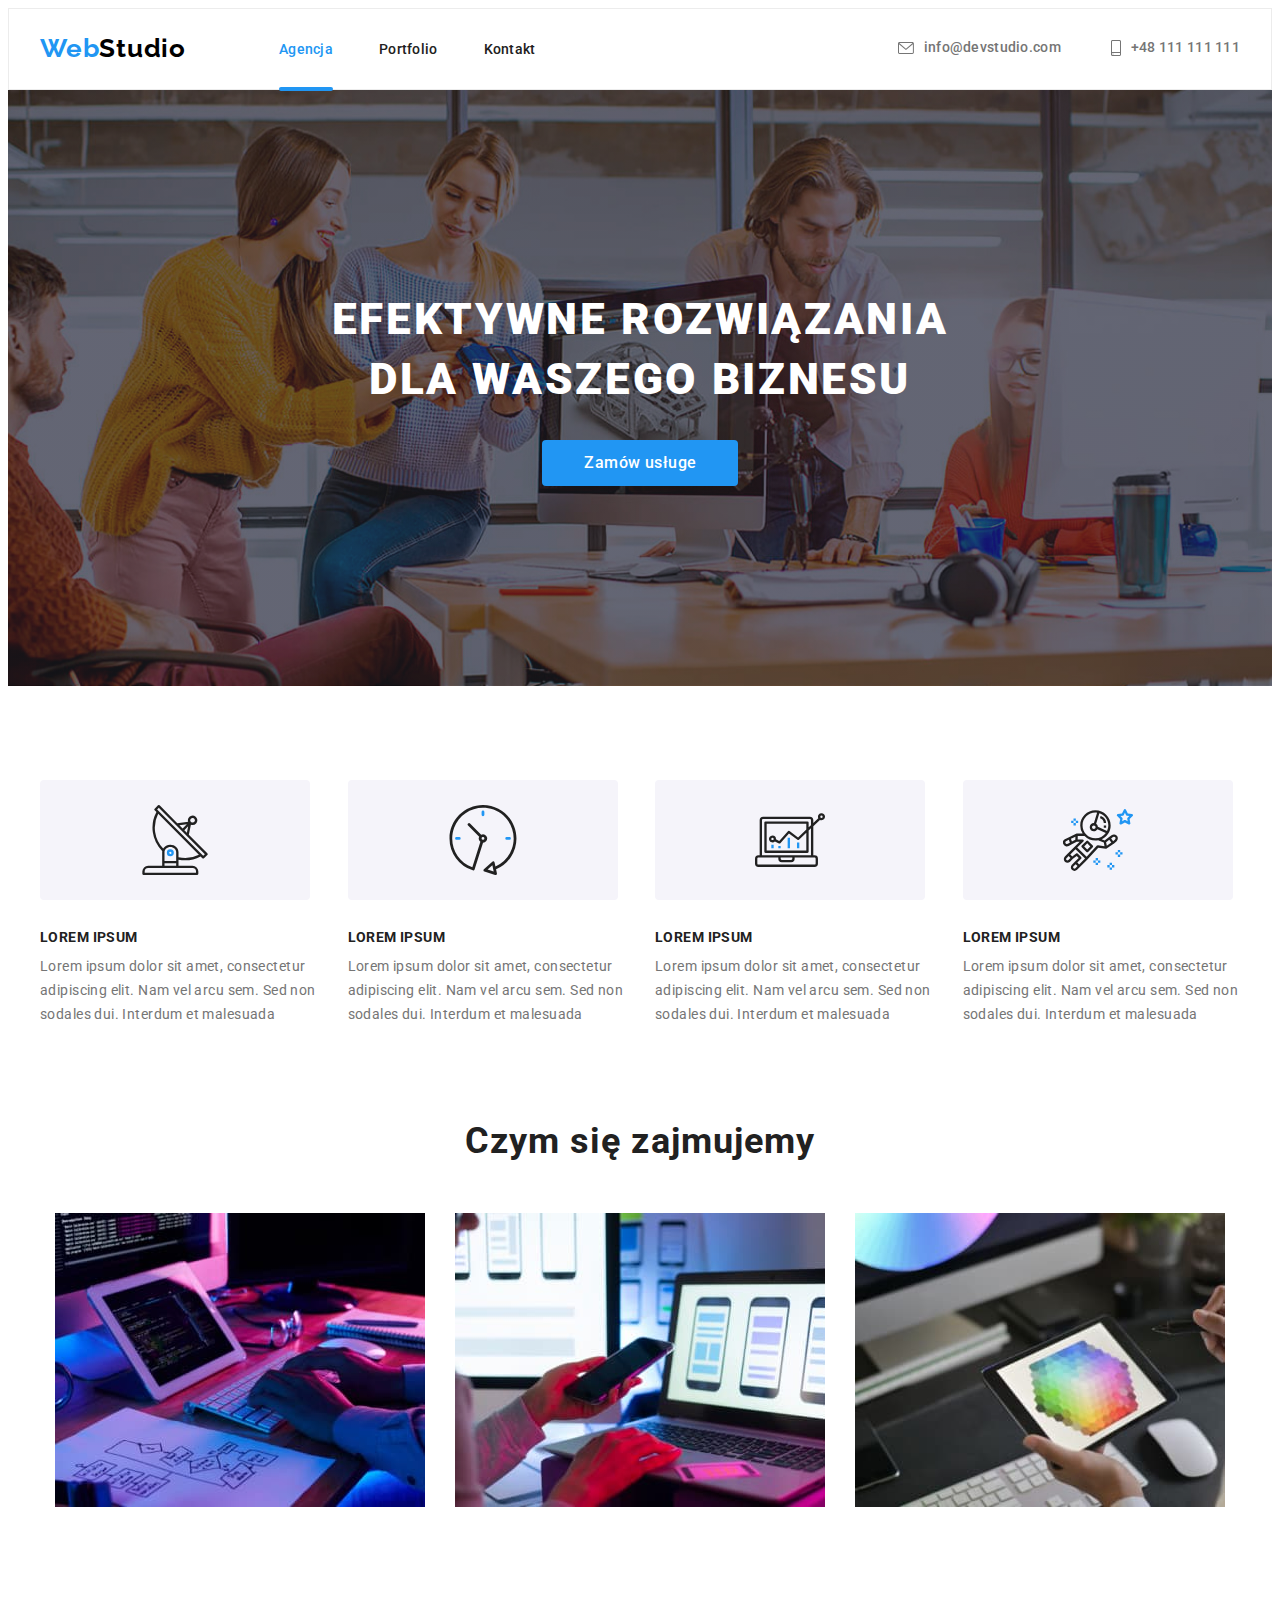
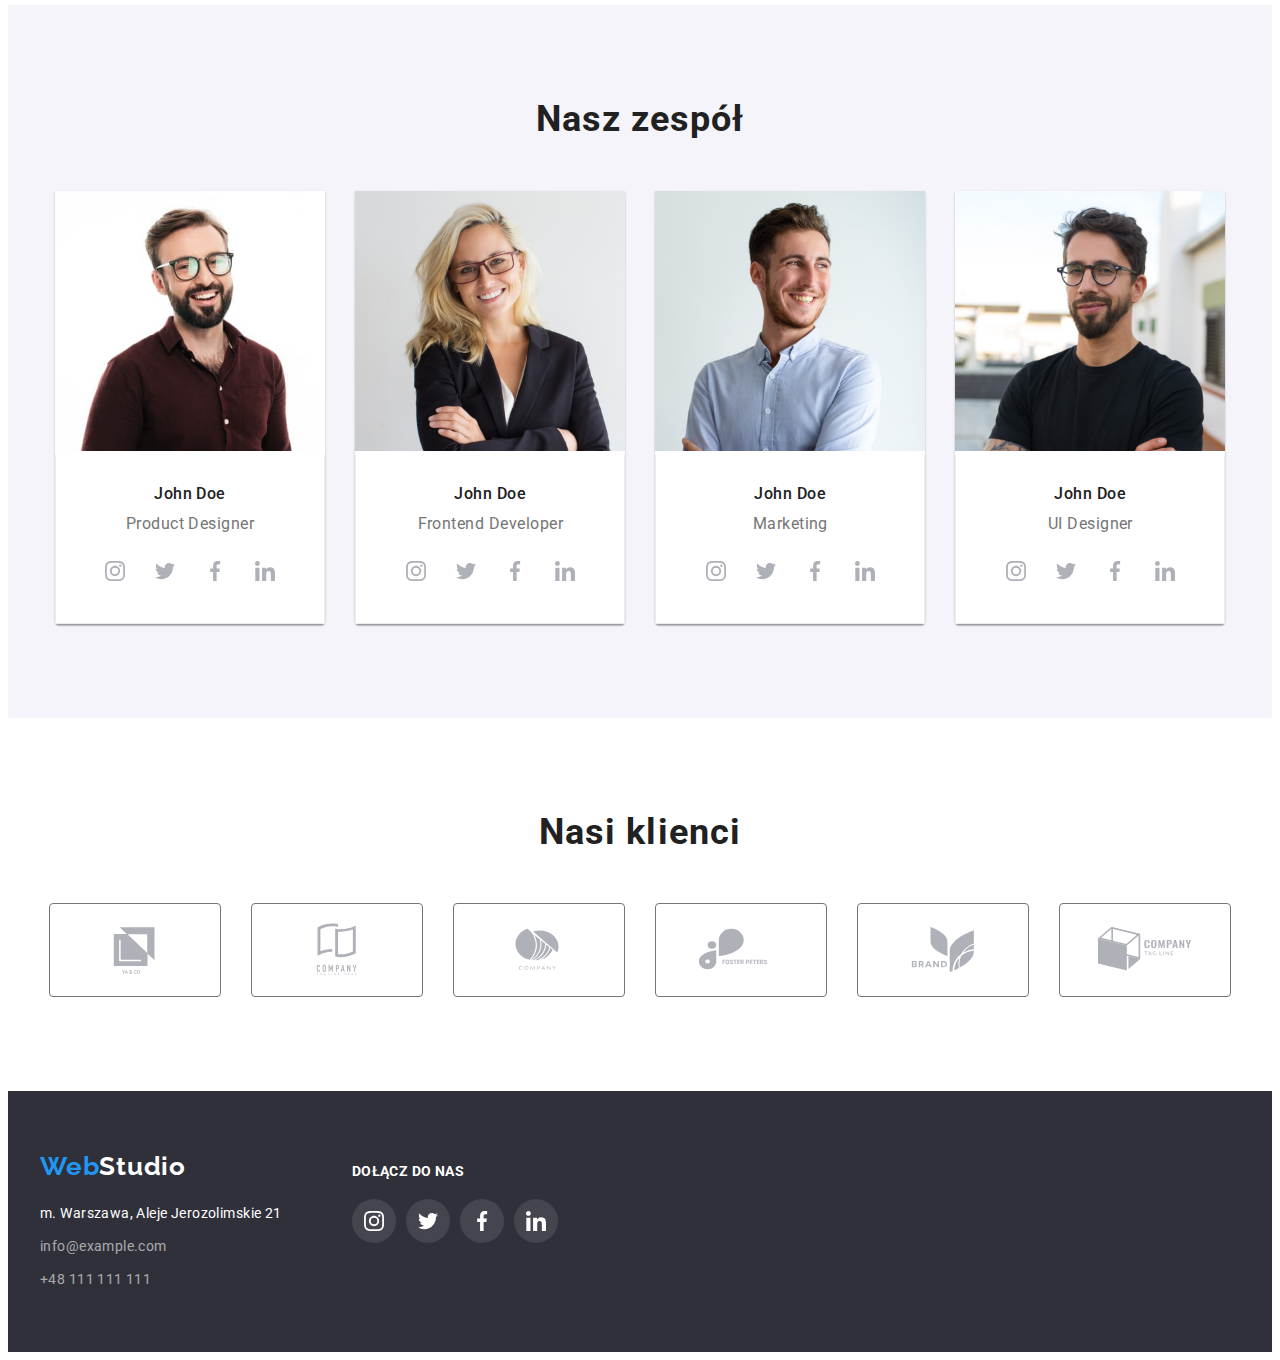
<file: index.html>
<!DOCTYPE html>
<html lang="en">
  <head>
    <meta charset="UTF-8" />
    <meta http-equiv="X-UA-Compatible" content="IE=edge" />
    <meta name="viewport" content="width=device-width, initial-scale=1.0" />
    <link
      rel="stylesheet"
      href="https://cdnjs.cloudflare.com/ajax/libs/modern-normalize/1.1.0/modern-normalize.min.css"
      integrity="sha512-wpPYUAdjBVSE4KJnH1VR1HeZfpl1ub8YT/NKx4PuQ5NmX2tKuGu6U/JRp5y+Y8XG2tV+wKQpNHVUX03MfMFn9Q=="
      crossorigin="anonymous"
      referrerpolicy="no-referrer"
    />
    <link rel="preconnect" href="https://fonts.googleapis.com" />
    <link rel="preconnect" href="https://fonts.gstatic.com" crossorigin />
    <link
      href="https://fonts.googleapis.com/css2?family=Raleway:ital,wght@0,700;1,700&family=Roboto:ital,wght@0,400;0,500;0,700;0,900;1,400;1,500;1,700;1,900&display=swap"
      rel="stylesheet"
    />
    <link rel="stylesheet" href="./css/styles.css" />
    <title>Studio</title>
  </head>
  <body>
    <header class="top">
      <section class="container flex">
        <nav class="navigation">
          <a class="logo" href="index.html"
            ><span class="color-logo">Web</span>Studio</a
          >
          <ul class="list nav">
            <li class="navigation-item">
              <a class="header-item current" href="index.html">Agencja</a>
            </li>
            <li class="navigation-item">
              <a class="header-item" href="portfolio.html">Portfolio</a>
            </li>
            <li class="navigation-item">
              <a class="header-item" href="/">Kontakt</a>
            </li>
          </ul>
        </nav>
        <ul class="list nav-contact">
          <li>
            <a class="contact-header" href="mailto:info@devstudio.com">
              <svg class="contact-icon" width="16" height="12">
                <use href="images/icons.svg#icon-mail"></use>
              </svg>
              info@devstudio.com
            </a>
          </li>
          <li>
            <a class="contact-header" href="tel:+48111111111"
              ><svg class="contact-icon" width="10" height="16">
                <use href="images/icons.svg#icon-smartphone1"></use></svg
              >+48 111 111 111</a
            >
          </li>
        </ul>
      </section>
    </header>
    <main>
      <section class="topic-container">
        <div class="container">
          <h1 class="topic">
            Efektywne rozwiązania <br />
            dla waszego biznesu
          </h1>
          <button
            class="main-button button-order"
            data-modal-open
            type="button"
          >
            Zamów usługe
          </button>
        </div>
      </section>

      <section class="text-containter">
        <h2 class="visually-hidden">
          Lorem ipsum dolor, sit amet consectetur adipisicing elit. Veritatis
          dicta autem ipsam, quae excepturi iste.
        </h2>
        <ul class="list container lorem">
          <li>
            <div class="description-icon">
              <svg class="icon icon-antenna" width="70" height="70">
                <use xlink:href="images/icons.svg#icon-antenna"></use>
              </svg>
            </div>
            <span class="list-item">LOREM IPSUM</span>
            <p class="list-content">
              Lorem ipsum dolor sit amet, consectetur adipiscing elit. Nam vel
              arcu sem. Sed non sodales dui. Interdum et malesuada
            </p>
          </li>
          <li>
            <div class="description-icon">
              <svg class="icon icon-clock" width="70" height="70">
                <use xlink:href="images/icons.svg#icon-clock"></use>
              </svg>
            </div>
            <span class="list-item">LOREM IPSUM</span>
            <p class="list-content">
              Lorem ipsum dolor sit amet, consectetur adipiscing elit. Nam vel
              arcu sem. Sed non sodales dui. Interdum et malesuada
            </p>
          </li>
          <li>
            <div class="description-icon">
              <svg class="icon icon-diagram" width="70" height="70">
                <use xlink:href="images/icons.svg#icon-diagram"></use>
              </svg>
            </div>
            <span class="list-item">LOREM IPSUM</span>
            <p class="list-content">
              Lorem ipsum dolor sit amet, consectetur adipiscing elit. Nam vel
              arcu sem. Sed non sodales dui. Interdum et malesuada
            </p>
          </li>
          <li>
            <div class="description-icon">
              <svg class="icon icon-astronaut" width="70" height="70">
                <use xlink:href="images/icons.svg#icon-astronaut"></use>
              </svg>
            </div>
            <span class="list-item">LOREM IPSUM</span>
            <p class="list-content">
              Lorem ipsum dolor sit amet, consectetur adipiscing elit. Nam vel
              arcu sem. Sed non sodales dui. Interdum et malesuada
            </p>
          </li>
        </ul>
      </section>
      <section class="section">
        <div class="container">
          <h2 class="job caption">Czym się zajmujemy</h2>
          <ul class="list pictures">
            <li>
              <img
                src="images/desk_with_keyboard.jpg"
                alt="biurko z klawiaturą i monitorem"
                height="294"
              />
            </li>
            <li>
              <img
                src="images/desk_with_laptop.jpg"
                alt="laptop leżący na biurku"
                height="294"
              />
            </li>
            <li>
              <img
                src="images/desk_with_tablet.jpg"
                alt="tablet z wyborem kolorów"
                height="294"
              />
            </li>
          </ul>
        </div>
      </section>
      <section class="employees-section section">
        <span class="caption">Nasz zespół</span>
        <ul class="list pictures">
          <li class="pictures-item">
            <img
              src="images/john_doe_the_man_with_glasses_first.jpg"
              alt="John Doe mężczyzna z okularami"
              height="260"
            />
            <div class="section-wrapper">
              <span class="section-item">John Doe</span>
              <span class="section-content">Product Designer</span>
              <ul class="team-contact list">
                <li class="team-list-icon">
                  <svg class="team-icon" width="20" height="20">
                    <use xlink:href="images/icons.svg#icon-instagram"></use>
                  </svg>
                </li>
                <li class="team-list-icon">
                  <svg class="team-icon" width="20" height="20">
                    <use xlink:href="images/icons.svg#icon-twitter"></use>
                  </svg>
                </li>
                <li class="team-list-icon">
                  <svg class="team-icon" width="20" height="20">
                    <use xlink:href="images/icons.svg#icon-facebook"></use>
                  </svg>
                </li>
                <li class="team-list-icon">
                  <svg class="team-icon" width="20" height="20">
                    <use xlink:href="images/icons.svg#icon-linkedin"></use>
                  </svg>
                </li>
              </ul>
            </div>
          </li>
          <li class="pictures-item">
            <img
              src="images/john_doe_woman.jpg"
              alt="John Doe kobieta z okularami"
              height="260"
            />
            <div class="section-wrapper">
              <span class="section-item">John Doe</span>
              <span class="section-content">Frontend Developer</span>
              <ul class="team-contact list">
                <li class="team-list-icon">
                  <svg class="team-icon icon-instagram" width="20" height="20">
                    <use xlink:href="images/icons.svg#icon-instagram"></use>
                  </svg>
                </li>
                <li class="team-list-icon">
                  <svg class="team-icon icon-twitter" width="20" height="20">
                    <use xlink:href="images/icons.svg#icon-twitter"></use>
                  </svg>
                </li>
                <li class="team-list-icon">
                  <svg class="team-icon icon-facebook" width="20" height="20">
                    <use xlink:href="images/icons.svg#icon-facebook"></use>
                  </svg>
                </li>
                <li class="team-list-icon">
                  <svg class="team-icon icon-linkedin" width="20" height="20">
                    <use xlink:href="images/icons.svg#icon-linkedin"></use>
                  </svg>
                </li>
              </ul>
            </div>
          </li>
          <li class="pictures-item">
            <img
              src="images/john_doe_man_without_glasses.jpg"
              alt="John Doe mężczyzna bez okularów"
              height="260"
            />
            <div class="section-wrapper">
              <span class="section-item">John Doe</span>
              <span class="section-content">Marketing</span>
              <ul class="team-contact list">
                <li class="team-list-icon">
                  <svg class="team-icon icon-instagram" width="20" height="20">
                    <use xlink:href="images/icons.svg#icon-instagram"></use>
                  </svg>
                </li>
                <li class="team-list-icon">
                  <svg class="team-icon icon-twitter" width="20" height="20">
                    <use xlink:href="images/icons.svg#icon-twitter"></use>
                  </svg>
                </li>
                <li class="team-list-icon">
                  <svg class="team-icon icon-facebook" width="20" height="20">
                    <use xlink:href="images/icons.svg#icon-facebook"></use>
                  </svg>
                </li>
                <li class="team-list-icon">
                  <svg class="team-icon icon-linkedin" width="20" height="20">
                    <use xlink:href="images/icons.svg#icon-linkedin"></use>
                  </svg>
                </li>
              </ul>
            </div>
          </li>
          <li class="pictures-item">
            <img
              src="images/john_doe_the_man_with_glasses_second.jpg"
              alt="John Doe mężczyzna z okularami"
              height="260"
            />
            <div class="section-wrapper">
              <span class="section-item">John Doe</span>
              <span class="section-content">UI Designer</span>
              <ul class="team-contact list">
                <li class="team-list-icon">
                  <svg class="team-icon icon-instagram" width="20" height="20">
                    <use xlink:href="images/icons.svg#icon-instagram"></use>
                  </svg>
                </li>
                <li class="team-list-icon">
                  <svg class="team-icon icon-twitter" width="20" height="20">
                    <use xlink:href="images/icons.svg#icon-twitter"></use>
                  </svg>
                </li>
                <li class="team-list-icon">
                  <svg class="team-icon icon-facebook" width="20" height="20">
                    <use xlink:href="images/icons.svg#icon-facebook"></use>
                  </svg>
                </li>
                <li class="team-list-icon">
                  <svg class="team-icon icon-linkedin" width="20" height="20">
                    <use xlink:href="images/icons.svg#icon-linkedin"></use>
                  </svg>
                </li>
              </ul>
            </div>
          </li>
        </ul>
      </section>
      <section class="clients section">
        <h2 class="caption">Nasi klienci</h2>
        <ul class="clients-list list">
          <li class="clients-item">
            <svg class="clients-icon icon-logo1" width="106" height="60,04">
              <use xlink:href="images/icons.svg#icon-logo1"></use>
            </svg>
          </li>
          <li class="clients-item">
            <svg class="clients-icon icon-logo2" width="106" height="60,04">
              <use xlink:href="images/icons.svg#icon-logo2"></use>
            </svg>
          </li>
          <li class="clients-item">
            <svg class="clients-icon icon-logo3" width="106" height="60,04">
              <use xlink:href="images/icons.svg#icon-logo3"></use>
            </svg>
          </li>
          <li class="clients-item">
            <svg class="clients-icon icon-logo4" width="106" height="60,04">
              <use xlink:href="images/icons.svg#icon-logo4"></use>
            </svg>
          </li>
          <li class="clients-item">
            <svg class="clients-icon icon-logo5" width="106" height="60,04">
              <use xlink:href="images/icons.svg#icon-logo5"></use>
            </svg>
          </li>
          <li class="clients-item">
            <svg class="clients-icon icon-logo6" width="106" height="60,04">
              <use xlink:href="images/icons.svg#icon-logo6"></use>
            </svg>
          </li>
        </ul>
      </section>
    </main>
    <footer class="bottom-of-the-page">
      <section class="container footer-flex">
        <div class="our-address">
          <a class="logo" href="/"><span class="color-logo">Web</span>Studio</a>
          <div class="adress-wrapper">
            <address class="information">
              <ul class="list">
                <li class="address city">
                  m. Warszawa, Aleje Jerozolimskie 21
                </li>
                <li class="email">
                  <a class="address-footer" href="mailto:info@example.com"
                    >info@example.com</a
                  >
                </li>
                <li>
                  <a class="address-footer" href="tel:+48111111111"
                    >+48 111 111 111</a
                  >
                </li>
              </ul>
            </address>
          </div>
        </div>
        <div class="join-main">
          <p class="address-join">Dołącz do nas</p>
          <ul class="address-contact list">
            <li class="address-join-item">
              <svg class="address-icon icon-instagram" width="20" height="20">
                <use xlink:href="images/icons.svg#icon-instagram"></use>
              </svg>
            </li>
            <li class="address-join-item">
              <svg class="address-icon" width="20" height="20">
                <use xlink:href="images/icons.svg#icon-twitter"></use>
              </svg>
            </li>
            <li class="address-join-item">
              <svg class="address-icon" width="20" height="20">
                <use xlink:href="images/icons.svg#icon-facebook"></use>
              </svg>
            </li>
            <li class="address-join-item">
              <svg class="address-icon" width="20" height="20">
                <use xlink:href="images/icons.svg#icon-linkedin"></use>
              </svg>
            </li>
          </ul>
        </div>
      </section>
    </footer>
    <div class="backdrop is-hidden" data-modal>
      <div class="modal">
        <button type="button" class="modal-close" data-modal-close>
          &times;
        </button>
      </div>
    </div>
    <script src="./js/modal.js"></script>
  </body>
</html>
</file>
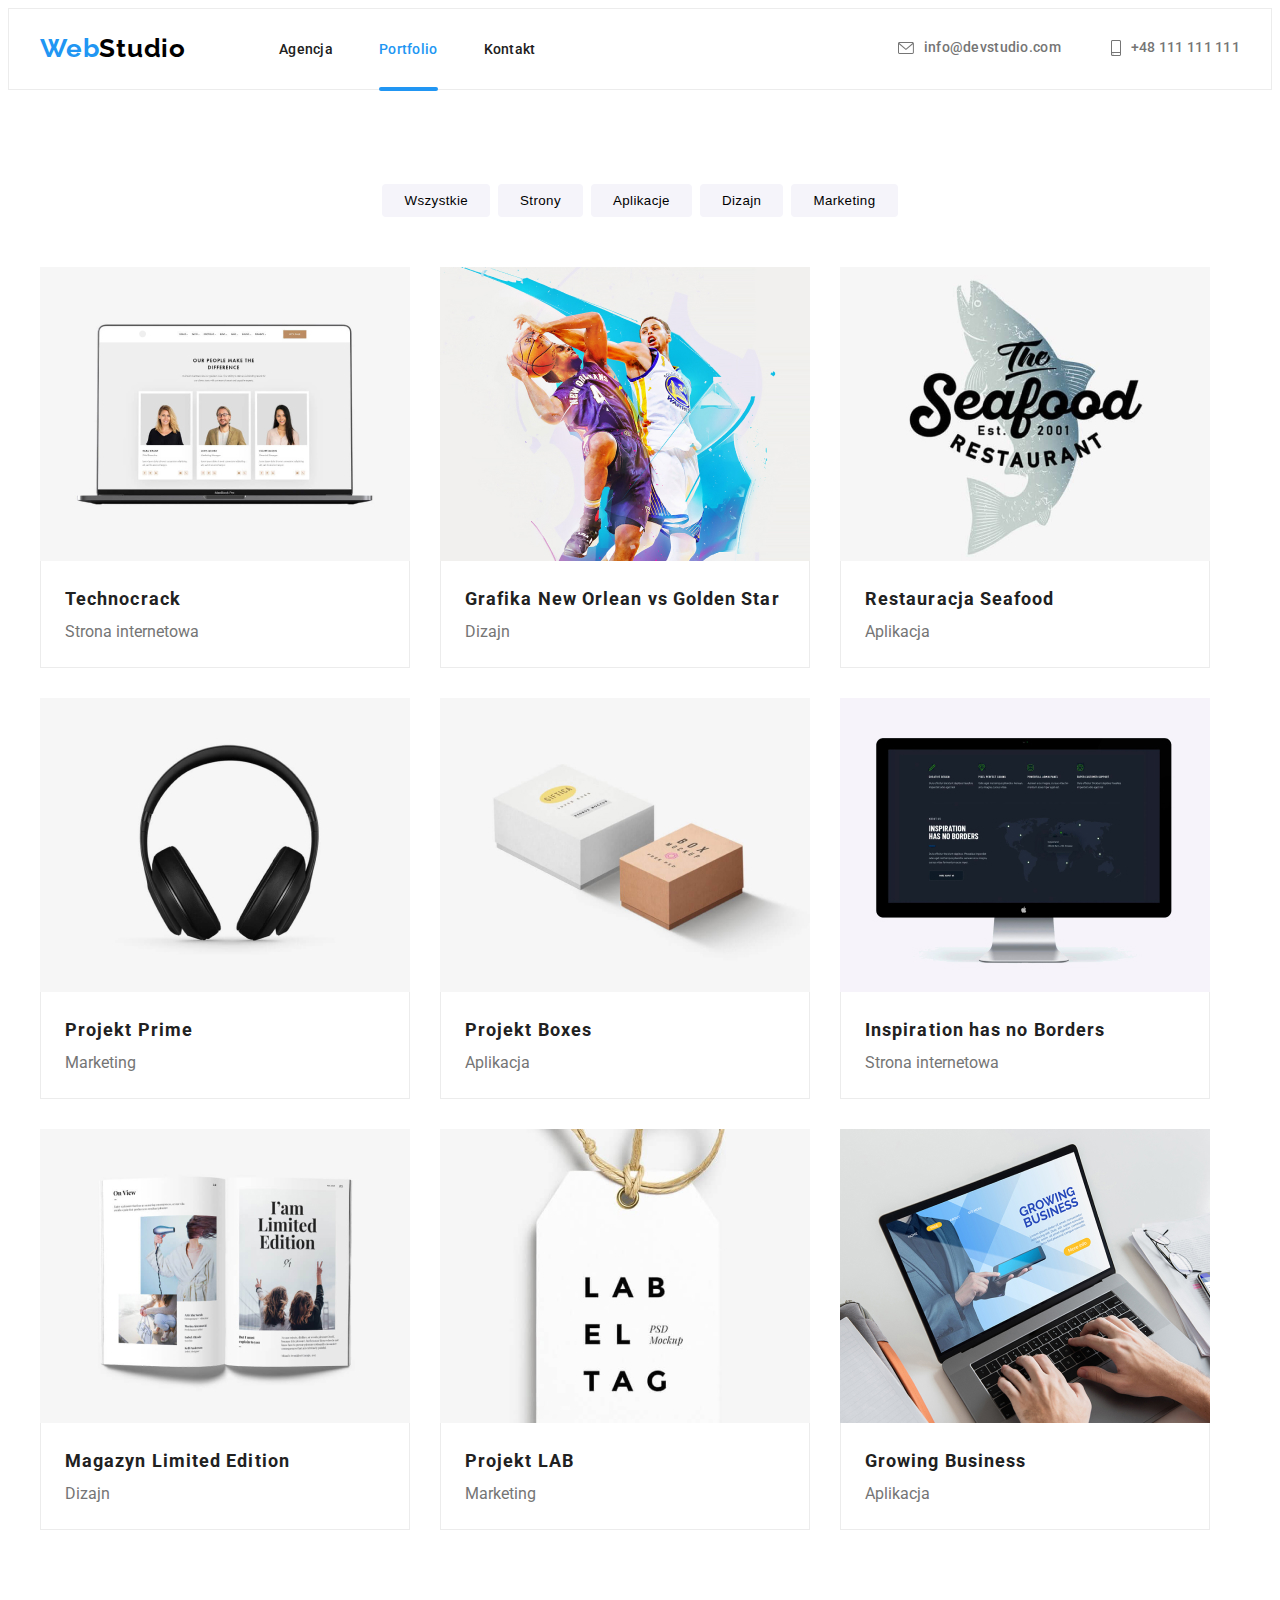
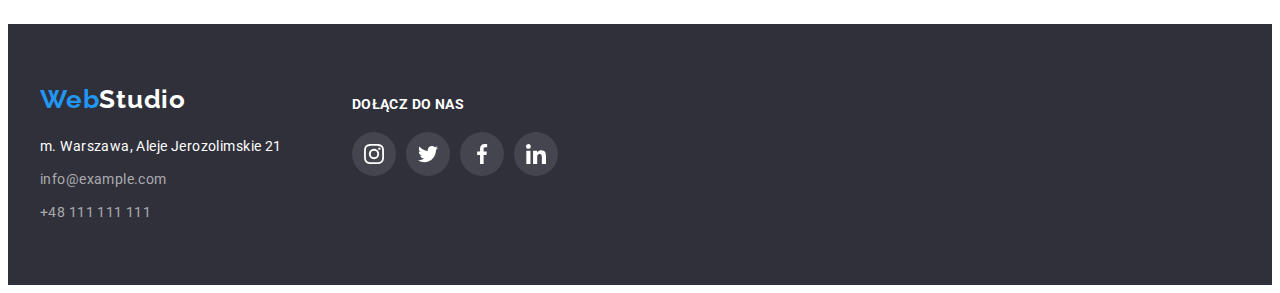
<file: portfolio.html>
<!DOCTYPE html>
<html lang="en">
  <head>
    <meta charset="UTF-8" />
    <meta http-equiv="X-UA-Compatible" content="IE=edge" />
    <meta name="viewport" content="width=device-width, initial-scale=1.0" />
    <link
      rel="stylesheet"
      href="https://cdnjs.cloudflare.com/ajax/libs/modern-normalize/1.1.0/modern-normalize.min.css"
      integrity="sha512-wpPYUAdjBVSE4KJnH1VR1HeZfpl1ub8YT/NKx4PuQ5NmX2tKuGu6U/JRp5y+Y8XG2tV+wKQpNHVUX03MfMFn9Q=="
      crossorigin="anonymous"
      referrerpolicy="no-referrer"
    />
    <link rel="preconnect" href="https://fonts.googleapis.com" />
    <link rel="preconnect" href="https://fonts.gstatic.com" crossorigin />
    <link
      href="https://fonts.googleapis.com/css2?family=Raleway:ital,wght@0,700;1,700&family=Roboto:ital,wght@0,400;0,500;0,700;0,900;1,400;1,500;1,700;1,900&display=swap"
      rel="stylesheet"
    />
    <link rel="stylesheet" href="./css/styles.css" />
    <title>Document</title>
  </head>
  <body class="portfolio-background">
    <header class="top">
      <section class="container flex">
        <nav class="navigation">
          <a class="logo" href="index.html"
            ><span class="color-logo">Web</span>Studio</a
          >
          <ul class="list nav">
            <li class="navigation-item">
              <a class="header-item" href="index.html">Agencja</a>
            </li>
            <li class="navigation-item">
              <a class="header-item current" href="portfolio.html">Portfolio</a>
            </li>
            <li class="navigation-item">
              <a class="header-item" href="/">Kontakt</a>
            </li>
          </ul>
        </nav>
        <ul class="list nav-contact">
          <li>
            <a class="contact-header" href="mailto:info@devstudio.com">
              <svg class="contact-icon" width="16" height="12">
                <use href="images/icons.svg#icon-mail"></use>
              </svg>
              info@devstudio.com
            </a>
          </li>
          <li>
            <a class="contact-header" href="tel:+48111111111"
              ><svg class="contact-icon" width="10" height="16">
                <use href="images/icons.svg#icon-smartphone1"></use></svg
              >+48 111 111 111</a
            >
          </li>
        </ul>
      </section>
    </header>
    <main class="main container">
      <h1 class="visually-hidden">Portfolio</h1>
      <section class="section">
        <ul class="list option">
          <li>
            <button class="menu-button" type="button" href="/">
              Wszystkie
            </button>
          </li>
          <li>
            <button class="menu-button" type="button" href="/">Strony</button>
          </li>
          <li>
            <button class="menu-button" type="button" href="/">
              Aplikacje
            </button>
          </li>
          <li>
            <button class="menu-button" type="button" href="/">Dizajn</button>
          </li>
          <li>
            <button class="menu-button" type="button" href="/">
              Marketing
            </button>
          </li>
        </ul>
        <ul class="list resource">
          <li class="resource-item">
            <div class="project-box">
              <img
                class="project-image"
                src="images/technocrack_image.jpg"
                alt="Laptop z stroną internetową"
                height="294"
              />
              <div class="project-overlay">
                <p class="project-overlay-text">
                  Technocrack jest popularną platformą wykorzystywaną do
                  rozpowszechniania koronawirusa. Firmy wykorzystują tę
                  platformę do celów szpiegowskich i ataków na niezabezpieczone
                  serwery konkurencji
                </p>
              </div>
            </div>
            <div class="portfolio-information">
              <span class="section-name">Technocrack</span>
              <span class="section-name-content">Strona internetowa</span>
            </div>
          </li>
          <li class="resource-item">
            <div class="project-box">
              <img
                class="project-image"
                src="images/grafika_new_orlean_vs_golden_star_image.jpg"
                alt="Dwóch zawodników koszykówki"
                height="294"
              />
              <div class="project-overlay">
                <p class="project-overlay-text">
                  Technocrack jest popularną platformą wykorzystywaną do
                  rozpowszechniania koronawirusa. Firmy wykorzystują tę
                  platformę do celów szpiegowskich i ataków na niezabezpieczone
                  serwery konkurencji
                </p>
              </div>
            </div>
            <div class="portfolio-information">
              <span class="section-name"
                >Grafika New Orlean vs Golden Star</span
              >
              <span class="section-name-content">Dizajn</span>
            </div>
          </li>
          <li class="resource-item">
            <div class="project-box">
              <img
                class="project-image"
                src="images/logo_seafood_image.jpg"
                alt="Logo restauracji Seafood"
                height="294"
              />
              <div class="project-overlay">
                <p class="project-overlay-text">
                  Technocrack jest popularną platformą wykorzystywaną do
                  rozpowszechniania koronawirusa. Firmy wykorzystują tę
                  platformę do celów szpiegowskich i ataków na niezabezpieczone
                  serwery konkurencji
                </p>
              </div>
            </div>
            <div class="portfolio-information">
              <span class="section-name">Restauracja Seafood</span>
              <span class="section-name-content">Aplikacja</span>
            </div>
          </li>
          <li class="resource-item">
            <div class="project-box">
              <img
                class="project-image"
                src="images/project_prime_image.jpg"
                alt="Zdjęcie słuchawek"
                height="294"
              />
              <div class="project-overlay">
                <p class="project-overlay-text">
                  Technocrack jest popularną platformą wykorzystywaną do
                  rozpowszechniania koronawirusa. Firmy wykorzystują tę
                  platformę do celów szpiegowskich i ataków na niezabezpieczone
                  serwery konkurencji
                </p>
              </div>
            </div>
            <div class="portfolio-information">
              <span class="section-name">Projekt Prime</span>
              <span class="section-name-content">Marketing</span>
            </div>
          </li>
          <li class="resource-item">
            <div class="project-box">
              <img
                class="project-image"
                src="images/project_boxes_image.jpg"
                alt="Zdjęcie dwóch pudełek"
                height="294"
              />
              <div class="project-overlay">
                <p class="project-overlay-text">
                  Technocrack jest popularną platformą wykorzystywaną do
                  rozpowszechniania koronawirusa. Firmy wykorzystują tę
                  platformę do celów szpiegowskich i ataków na niezabezpieczone
                  serwery konkurencji
                </p>
              </div>
            </div>
            <div class="portfolio-information">
              <span class="section-name">Projekt Boxes</span>
              <span class="section-name-content">Aplikacja</span>
            </div>
          </li>
          <li class="resource-item">
            <div class="project-box">
              <img
                class="project-image"
                src="images/inspiration_has_no_borders_image.jpg"
                alt="monitor z mapą świata"
                height="294"
              />
              <div class="project-overlay">
                <p class="project-overlay-text">
                  Technocrack jest popularną platformą wykorzystywaną do
                  rozpowszechniania koronawirusa. Firmy wykorzystują tę
                  platformę do celów szpiegowskich i ataków na niezabezpieczone
                  serwery konkurencji
                </p>
              </div>
            </div>
            <div class="portfolio-information">
              <span class="section-name">Inspiration has no Borders</span>
              <span class="section-name-content">Strona internetowa</span>
            </div>
          </li>
          <li class="resource-item">
            <div class="project-box">
              <img
                class="project-image"
                src="images/magazyn_limited_edition_image.jpg"
                alt="zdjęcie gazety"
                height="294"
              />
              <div class="project-overlay">
                <p class="project-overlay-text">
                  Technocrack jest popularną platformą wykorzystywaną do
                  rozpowszechniania koronawirusa. Firmy wykorzystują tę
                  platformę do celów szpiegowskich i ataków na niezabezpieczone
                  serwery konkurencji
                </p>
              </div>
            </div>
            <div class="portfolio-information">
              <span class="section-name">Magazyn Limited Edition</span>
              <span class="section-name-content">Dizajn</span>
            </div>
          </li>
          <li class="resource-item">
            <div class="project-box">
              <img
                class="project-image"
                src="images/project_lab_image.jpg"
                alt="logo Projekt LAB"
                height="294"
              />
              <div class="project-overlay">
                <p class="project-overlay-text">
                  Technocrack jest popularną platformą wykorzystywaną do
                  rozpowszechniania koronawirusa. Firmy wykorzystują tę
                  platformę do celów szpiegowskich i ataków na niezabezpieczone
                  serwery konkurencji
                </p>
              </div>
            </div>
            <div class="portfolio-information">
              <span class="section-name">Projekt LAB</span>
              <span class="section-name-content">Marketing</span>
            </div>
          </li>
          <li class="resource-item">
            <div class="project-box">
              <img
                class="project-image"
                src="images/growing_business_images.jpg"
                alt="lapotop z aplikacją Growing Business"
                height="294"
              />
              <div class="project-overlay">
                <p class="project-overlay-text">
                  Technocrack jest popularną platformą wykorzystywaną do
                  rozpowszechniania koronawirusa. Firmy wykorzystują tę
                  platformę do celów szpiegowskich i ataków na niezabezpieczone
                  serwery konkurencji
                </p>
              </div>
            </div>
            <div class="portfolio-information">
              <span class="section-name">Growing Business</span>
              <span class="section-name-content">Aplikacja</span>
            </div>
          </li>
        </ul>
      </section>
    </main>
    <footer class="bottom-of-the-page">
      <section class="container footer-flex">
        <div class="our-address">
          <a class="logo" href="/"><span class="color-logo">Web</span>Studio</a>
          <div class="adress-wrapper">
            <address class="information">
              <ul class="list">
                <li class="address city">
                  m. Warszawa, Aleje Jerozolimskie 21
                </li>
                <li class="email">
                  <a class="address-footer" href="mailto:info@example.com"
                    >info@example.com</a
                  >
                </li>
                <li>
                  <a class="address-footer" href="tel:+48111111111"
                    >+48 111 111 111</a
                  >
                </li>
              </ul>
            </address>
          </div>
        </div>
        <div class="join-main">
          <p class="address-join">Dołącz do nas</p>
          <ul class="address-contact list">
            <li class="address-join-item">
              <svg class="address-icon icon-instagram" width="20" height="20">
                <use xlink:href="images/icons.svg#icon-instagram"></use>
              </svg>
            </li>
            <li class="address-join-item">
              <svg class="address-icon" width="20" height="20">
                <use xlink:href="images/icons.svg#icon-twitter"></use>
              </svg>
            </li>
            <li class="address-join-item">
              <svg class="address-icon" width="20" height="20">
                <use xlink:href="images/icons.svg#icon-facebook"></use>
              </svg>
            </li>
            <li class="address-join-item">
              <svg class="address-icon" width="20" height="20">
                <use xlink:href="images/icons.svg#icon-linkedin"></use>
              </svg>
            </li>
          </ul>
        </div>
      </section>
    </footer>
  </body>
</html>
</file>
<file: css/styles.css>
:root {
  --first-color: rgb(33, 150, 243);
  --second-color: rgb(33, 33, 33);
  --third-color: rgb(0, 0, 0);
  --fourth-color: rgb(117, 117, 117);
  --fifth-color: rgba(255, 255, 255, 0.6);
  --sixth-color: rgb(47, 48, 58);
  --seventh-color: rgb(255, 255, 255);
  --eight-color: rgb(229, 229, 229);
  --ninth-color: rgb(117, 117, 117);
  --tenth-color: rgb(245, 244, 250);
  --eleventh-color: rgba(47, 48, 58, 1);
  --twelve-color: rgba(175, 177, 184, 1);
}
h1,
h2,
h3,
h4,
h5,
h6,
p,
ul {
  margin: 0;
  padding: 0;
  border: 0;
}
body {
  font-family: Roboto, sans-serif;
  color: var(--second-color);
}
.flex,
.navigation {
  align-items: center;
  display: flex;
}
.portfolio-background,
.top {
  background-color: var(--brand-color-white);
}
.color-logo,
.logo {
  font-family: Raleway;
  font-weight: 700;
  font-size: 26px;
  line-height: 1.19;
}
.contact-icon {
  fill: var(--ninth-color);
}
.team-icon,
.clients-icon {
  fill: var(--twelve-color);
}
.clients-item:focus .clients-icon,
.clients-item:hover .clients-icon {
  fill: var(--first-color);
  transition: fill 250ms cubic-bezier(0.4, 0, 0.2, 1);
}

.contact-header:hover > .contact-icon {
  fill: var(--first-color);
  transition: fill 250ms cubic-bezier(0.4, 0, 0.2, 1);
}
.address-join,
.list-item,
.topic {
  text-transform: uppercase;
}
.clients-item,
.main-button,
.menu-button,
.team-list-icon {
  cursor: pointer;
}
.resource-item:hover,
.resource-item:focus {
  box-shadow: 0px 4px 4px rgba(0, 0, 0, 0.25);
  cursor: pointer;
  transition: 250ms cubic-bezier(0.4, 0, 0.2, 1);
}
.container {
  width: 100%;
  max-width: 1200px;
  margin: auto;
  padding: 0 15px;
}
.flex {
  justify-content: space-between;
}
.top {
  display: flex;
  padding-top: 24px;
  padding-bottom: 25px;
  border: 1px solid #ececec;
}
.navigation {
  justify-content: space-between;
  gap: 93px;
}
.list {
  list-style-type: none;
}
.nav {
  display: flex;
  gap: 46px;
}
.nav-contact {
  display: flex;
  gap: 50px;
}
.logo {
  color: var(--third-color);
  letter-spacing: 0.03em;
  text-decoration: none;
}
.color-logo {
  color: var(--first-color);
}
.contact-header,
.header-item {
  font-weight: 500;
  font-size: 14px;
  line-height: 1.14;
  letter-spacing: 0.02em;
  text-decoration: none;
}
.header-item {
  color: var(--second-color);
}
.address-footer:hover,
.contact-header:focus,
.contact-header:hover,
.header-item:focus,
.header-item:hover {
  color: var(--first-color);
  transition: color 250ms cubic-bezier(0.4, 0, 0.2, 1);
}

.current {
  color: var(--first-color);
}
.current::after {
  content: "";
  background-color: var(--first-color);
  width: 100%;
  height: 4px;
  display: flex;
  justify-content: center;
  position: absolute;
  top: 48px;

  border-radius: 2px;
}
.contact-icon {
  margin-right: 10px;
}
.contact-header {
  font-style: normal;
  display: flex;
  align-items: center;
  color: var(--fourth-color);
}
.main-button,
.topic {
  color: var(--seventh-color);
}
.contact-header:focus .contact-icon,
.contact-header:hover .contact-icon {
  fill: var(--first-color);
  transition: fill 250ms cubic-bezier(0.4, 0, 0.2, 1);
}
.contact-header:hover {
  transition: color 250ms cubic-bezier(0.4, 0, 0.2, 1);
}
.topic-container {
  background-color: var(--eleventh-color);
  background-image: linear-gradient(
      rgba(47, 48, 58, 0.4),
      rgba(47, 48, 58, 0.4)
    ),
    url(../images/background-image.jpg);
  background-position: center;
  background-repeat: no-repeat;
  padding-top: 200px;
  padding-bottom: 200px;
}
.main-button {
  background-color: var(--first-color);
}
.team-list-icon:hover,
.team-list-icon:hover .team-icon {
  background-color: var(--first-color);
  transition: background-color 250ms cubic-bezier(0.4, 0, 0.2, 1);
}

.topic-container > .container {
  display: flex;
  flex-direction: column;
  justify-content: center;
  align-items: center;
  gap: 30px;
}
.topic {
  font-size: 44px;
  font-weight: 900;
  line-height: 1.36;
  text-align: center;
  letter-spacing: 0.06em;
}
.main-button {
  font-family: Roboto, sans-serif;
  border: var(--sixth-color);
  font-style: normal;
  font-weight: 500;
  font-size: 16px;
  line-height: 1.62;
  text-align: center;
  letter-spacing: 0.03em;
  border: none;
  padding: 10px 41px 10px 42px;
  border-radius: 4px;
}
.list-content,
.list-item {
  font-style: normal;
  font-size: 14px;
}
.text-containter {
  background-color: var(--brand-color-white);
  padding-top: 94px;
}
.description-icon {
  width: 270px;
  height: 120px;
  background-color: var(--tenth-color);
  align-items: center;
  display: flex;
  justify-content: center;
  border-radius: 4px;
}
.lorem,
.pictures {
  display: flex;
  gap: 30px;
}
.caption,
.list-item {
  display: block;
  letter-spacing: 0.03em;
}
.list-item {
  font-weight: 700;
  line-height: 1.14;
  margin-bottom: 10px;
  margin-top: 30px;
}
.list-content {
  font-weight: 400;
  line-height: 1.71;
  letter-spacing: 0.03em;
  color: var(--ninth-color);
}
.caption,
.section-item {
  font-style: normal;
  color: var(--second-color);
}
.caption {
  font-weight: 700;
  font-size: 36px;
  line-height: 1.16;
  text-align: center;
  padding-bottom: 50px;
}
.section-content,
.section-item {
  font-size: 16px;
  text-align: center;
}
.section {
  padding-top: 94px;
  padding-bottom: 94px;
}
.pictures-item {
  background-color: var(--seventh-color);
  box-shadow: 0 1px 3px rgb(0 0 0 / 12%), 0 1px 1px rgb(0 0 0 / 14%),
    0 2px 1px rgb(0 0 0 / 20%);
  border-radius: 0 0 4px 4px;
}
.menu-button {
  font-weight: 500;
  line-height: 1.6;
  background-color: var(--tenth-color);
  border: none;
  text-align: center;
  letter-spacing: 0.03em;
  padding: 6px 22px;
  border-radius: 4px;
}
.clients-list {
  display: flex;
  justify-content: center;
  gap: 30px;
}
.clients-item {
  width: 170px;
  height: 92px;
  border: 1px solid var(--ninth-color);
  display: flex;
  justify-content: center;
  align-content: center;
  border-radius: 4px;
}
.clients-item:hover {
  border-color: var(--first-color);
  transition: color 250ms cubic-bezier(0.4, 0, 0.2, 1);
}
.menu-button:active,
.menu-button:focus {
  background-color: var(--first-color);
  color: var(--seventh-color);
  box-shadow: 0px 3px 1px rgba(0, 0, 0, 0.1), 0px 1px 2px rgba(0, 0, 0, 0.08),
    0px 2px 2px rgba(0, 0, 0, 0.12);
  cursor: pointer;
}
.menu-button:hover {
  background-color: var(--first-color);
  color: var(--seventh-color);
  box-shadow: 0px 3px 1px rgba(0, 0, 0, 0.1), 0px 1px 2px rgba(0, 0, 0, 0.08),
    0px 2px 2px rgba(0, 0, 0, 0.12);
  cursor: pointer;
  transition: color, background-color,
    box-shadow 250ms cubic-bezier(0.4, 0, 0.2, 1);
}
.portfolio-information,
.project-information {
  border-bottom: 1px solid #ececec;
  border-left: 1px solid #ececec;
  border-right: 1px solid #ececec;
  padding: 20px 24px;
  display: block;
}
.employees-section {
  text-align: center;
  background: var(--tenth-color);
}
.section-item {
  display: block;
  font-weight: 500;
  line-height: 1.18;
  letter-spacing: 0.03em;
  padding-bottom: 5px;
}
.address-footer,
.adress-wrapper,
.information,
.section-content {
  font-style: normal;
  font-weight: 400;
  letter-spacing: 0.03em;
}
.section-content {
  display: block;
  line-height: 19px;
  color: var(--ninth-color);
  padding-top: 5px;
  padding-bottom: 16px;
}
.address,
.address-footer,
.adress-wrapper,
.information {
  font-size: 14px;
  line-height: 1.71;
}
.address,
.bottom-of-the-page .logo {
  color: var(--seventh-color);
}
.bottom-of-the-page {
  background-color: var(--sixth-color);
  padding-top: 60px;
  padding-bottom: 60px;
  display: flex;
  align-content: center;
}
.adress-wrapper,
.information {
  color: var(--seventh-color);
}
.address-footer {
  color: rgba(255, 255, 255, 0.6);
  text-decoration: none;
}
.city {
  margin-top: 20px;
}
.email {
  margin-top: 9px;
  margin-bottom: 9px;
}
.section-name {
  display: block;
  font-weight: 700;
  font-size: 18px;
  line-height: 2;
  letter-spacing: 0.06em;
  color: var(--second-color);
}
.section-name-content {
  display: block;
  line-height: 1.88;
  color: var(--ninth-color);
}
.visually-hidden {
  position: absolute;
  width: 1px;
  height: 1px;
  margin: -1px;
  border: 0;
  padding: 0;
  white-space: nowrap;
  clip-path: inset(100%);
  clip: rect(0 0 0 0);
  overflow: hidden;
}
.pictures {
  display: flex;
  flex-direction: row;
  justify-content: center;
}
.option {
  margin-bottom: 50px;
  display: flex;
  justify-content: center;
  flex-wrap: wrap;
  gap: 8px;
}
.resource {
  display: flex;
  flex-wrap: wrap;
  gap: 30px;
}
.address-contact,
.address-join-item {
  gap: 10px;
  display: flex;
}
.section-wrapper {
  border-bottom: 1px solid #ececec;
  border-left: 1px solid #ececec;
  border-right: 1px solid #ececec;
  padding: 30px 32px;
}
.portfolio-information {
  border-bottom: 1px solid #ececec;
  border-left: 1px solid #ececec;
  border-right: 1px solid #ececec;
  padding: 20px 24px;
}
.team-contact {
  display: flex;
  justify-content: space-evenly;
}
.team-list-icon:hover .team-icon {
  fill: var(--seventh-color);
  transition: color 250ms cubic-bezier(0.4, 0, 0.2, 1);
}
.team-list-icon {
  width: 44px;
  height: 44px;
  display: flex;
  align-items: center;
  justify-content: space-evenly;
  gap: 10px;
  border-radius: 50%;
}
.project-image {
  display: block;
}
.join-main {
  width: 206px;
  height: 80px;
}
.address-join {
  font-weight: 700;
  font-size: 14px;
  line-height: 16px;
  letter-spacing: 0.03em;
  color: var(--seventh-color);
  margin-bottom: 20px;
  margin-top: 12px;
}
.address-icon {
  fill: var(--seventh-color);
}
.address-join-item {
  background-color: rgba(255, 255, 255, 0.1);
  width: 44px;
  height: 44px;
  align-items: center;
  border-radius: 50%;
  justify-content: center;
  cursor: pointer;
}
.address-join-item:hover {
  background-color: var(--first-color);
  transition: background-color 250ms cubic-bezier(0.4, 0, 0.2, 1);
}
.footer-flex {
  display: flex;
  align-content: center;
  gap: 70px;
}
.navigation-item {
  position: relative;
}
.is-hidden {
  pointer-events: none;
  visibility: hidden;
  opacity: 0;
  transition-delay: 500ms;
}

.backdrop {
  position: fixed;
  left: 0;
  top: 0;
  width: 100%;
  height: 100%;
  background-color: rgba(0, 0, 0, 0.5);
}
.modal {
  position: relative;
  top: 50%;
  left: 50%;
  width: 528px;
  min-height: 581px;
  background-color: var(--seventh-color);
  box-shadow: 0px 1px 3px rgba(0, 0, 0, 0.12), 0px 1px 1px rgba(0, 0, 0, 0.14),
    0px 2px 1px rgba(0, 0, 0, 0.2);
  border-radius: 4px;
  transform: translate(-50%, -50%) scale(1);
  transition-property: transform;
  transition-duration: 1s;
  transition-timing-function: ease;
  z-index: 10;
}

.modal-close {
  position: absolute;
  top: 8px;
  right: 8px;
  width: 30px;
  height: 30px;
  border: 1px solid rgba(0, 0, 0, 0.1);
  background-color: var(--seventh-color);
  border-radius: 50%;
  cursor: pointer;
}
.is-hidden .modal {
  transform: translate(50%, 50%) scale(0.25);
  transition-property: transform;
  transition-duration: 1s;
  transition-timing-function: ease;
}
.project-box {
  position: relative;
  overflow: hidden;
}
.project-overlay {
  position: absolute;
  top: 0;
  left: 0;
  width: 100%;
  height: 100%;
  background-color: rgba(33, 150, 243, 0.9);

  transition-property: transform;
  transform: translateY(100%);
  transition: transform 250ms cubic-bezier(0.4, 0, 0.2, 1);
}
.project-overlay-text {
  font-style: inherit;
  font-weight: 400;
  font-size: 18px;
  line-height: 1.56;
  letter-spacing: 0.03em;
  color: var(--seventh-color);

  padding: 49px 45px 49px 24px;
}
.resource-item:hover .project-overlay {
  transform: translateY(0);
}
.resource-item:hover,
.resource-item:focus {
  box-shadow: 0px 4px 4px rgba(0, 0, 0, 0.25);
  cursor: pointer;
}
</file>
